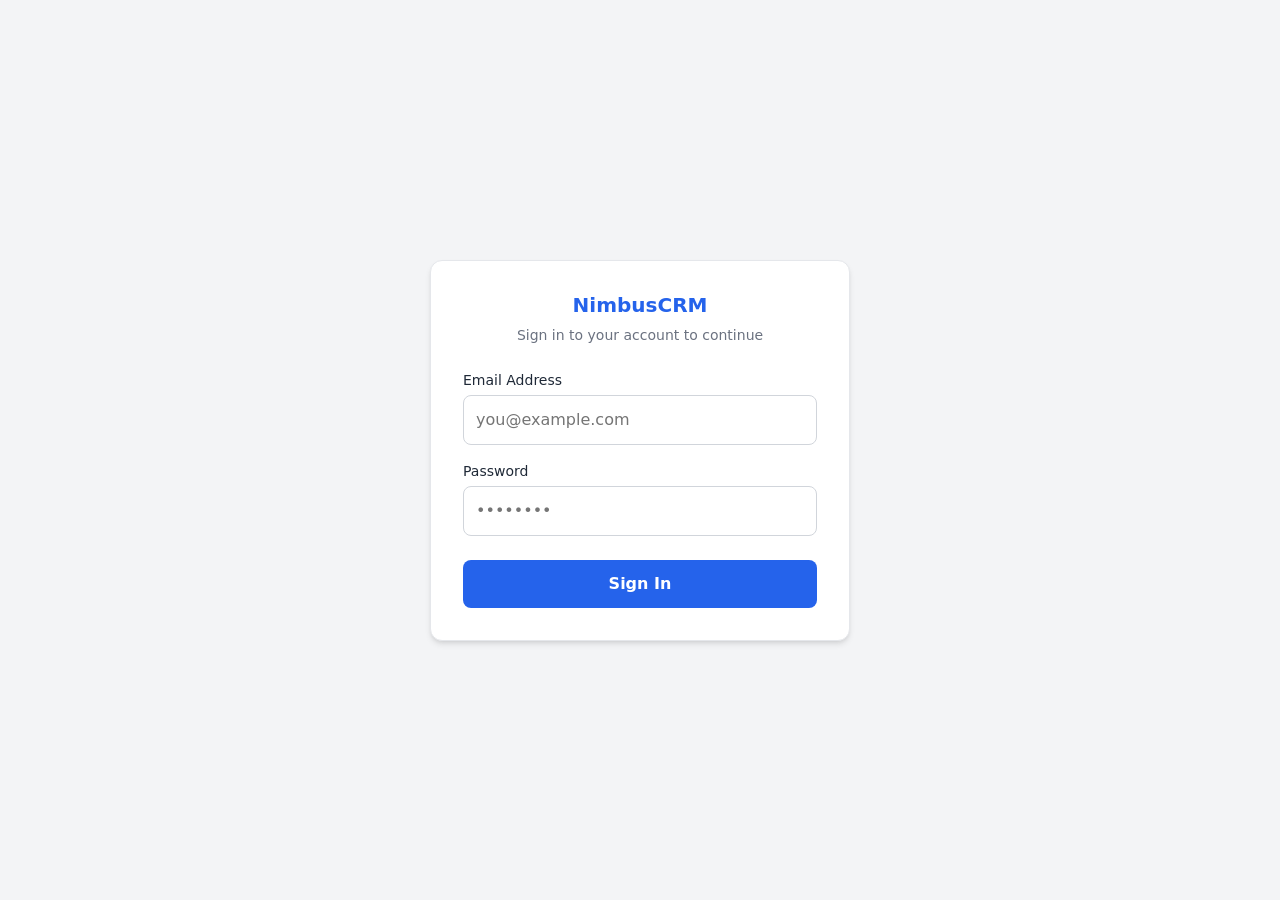
<file: index.html>
<!DOCTYPE html>
<html lang="en">
<head>
  <meta charset="UTF-8">
  <meta name="viewport" content="width=device-width, initial-scale=1.0">
  <title>Login - NimbusCRM</title>
  <link rel="stylesheet" href="css/reset.css">
  <link rel="stylesheet" href="css/tokens.css">
  <link rel="stylesheet" href="css/base.css">
  <link rel="stylesheet" href="css/polish.css">
  <style>
    body {
      display: flex;
      align-items: center;
      justify-content: center;
      min-height: 100vh;
      background-color: var(--color-bg-body);
      padding: var(--space-4);
    }

    .login-card {
      background-color: var(--color-bg-surface);
      border: 1px solid var(--color-border);
      border-radius: var(--radius-lg);
      box-shadow: var(--shadow-md);
      width: 100%;
      max-width: 420px;
      padding: var(--space-8);
    }

    .login-header {
      text-align: center;
      margin-bottom: var(--space-6);
    }

    .login-header h1 {
      font-size: var(--font-size-xl);
      color: var(--color-primary);
      margin-bottom: var(--space-2);
    }

    .login-header p {
      color: var(--color-text-muted);
      font-size: var(--font-size-sm);
    }

    .form-group {
      margin-bottom: var(--space-4);
    }

    .form-label {
      display: block;
      font-size: var(--font-size-sm);
      font-weight: var(--font-weight-medium);
      margin-bottom: var(--space-1);
      color: var(--color-text-main);
    }

    .form-input {
      width: 100%;
      padding: var(--space-3);
      border: 1px solid var(--color-border-dark);
      border-radius: var(--radius-md);
      font-size: var(--font-size-md);
      transition: border-color var(--transition-fast), box-shadow var(--transition-fast);
    }

    .form-input:focus {
      border-color: var(--color-primary);
      outline: none;
      box-shadow: 0 0 0 3px var(--color-primary-light);
    }

    .form-input.error {
      border-color: var(--color-danger);
    }

    .form-input.error:focus {
      box-shadow: 0 0 0 3px var(--color-danger-light);
    }

    .error-message {
      color: var(--color-danger);
      font-size: var(--font-size-xs);
      margin-top: var(--space-1);
      display: none;
    }

    .error-message.visible {
      display: block;
    }

    .btn-primary {
      width: 100%;
      padding: var(--space-3);
      background-color: var(--color-primary);
      color: white;
      font-weight: var(--font-weight-semibold);
      border-radius: var(--radius-md);
      transition: background-color var(--transition-fast);
      margin-top: var(--space-2);
    }

    .btn-primary:hover {
      background-color: var(--color-primary-hover);
    }

    .alert-banner {
      background-color: var(--color-danger-light);
      border: 1px solid var(--color-danger);
      color: var(--color-danger);
      padding: var(--space-3);
      border-radius: var(--radius-md);
      font-size: var(--font-size-sm);
      margin-bottom: var(--space-4);
      display: none;
    }

    .alert-banner.visible {
      display: block;
    }
  </style>
</head>
<body>
  <div class="login-card">
    <div class="login-header">
      <h1>NimbusCRM</h1>
      <p>Sign in to your account to continue</p>
    </div>
    <div id="loginAlert" class="alert-banner">
      Invalid email or password. Try admin@nimbus.com / password123
    </div>
    <form id="loginForm" novalidate>
      <div class="form-group">
        <label for="email" class="form-label">Email Address</label>
        <input type="email" id="email" class="form-input" placeholder="you@example.com" required>
        <span id="emailError" class="error-message">Please enter a valid email address.</span>
      </div>
      <div class="form-group">
        <label for="password" class="form-label">Password</label>
        <input type="password" id="password" class="form-input" placeholder="••••••••" required>
        <span id="passwordError" class="error-message">Password cannot be blank.</span>
      </div>
      <button type="submit" class="btn-primary">Sign In</button>
    </form>
  </div>
  <script type="module" src="js/app.js"></script>
</body>
</html>
</file>
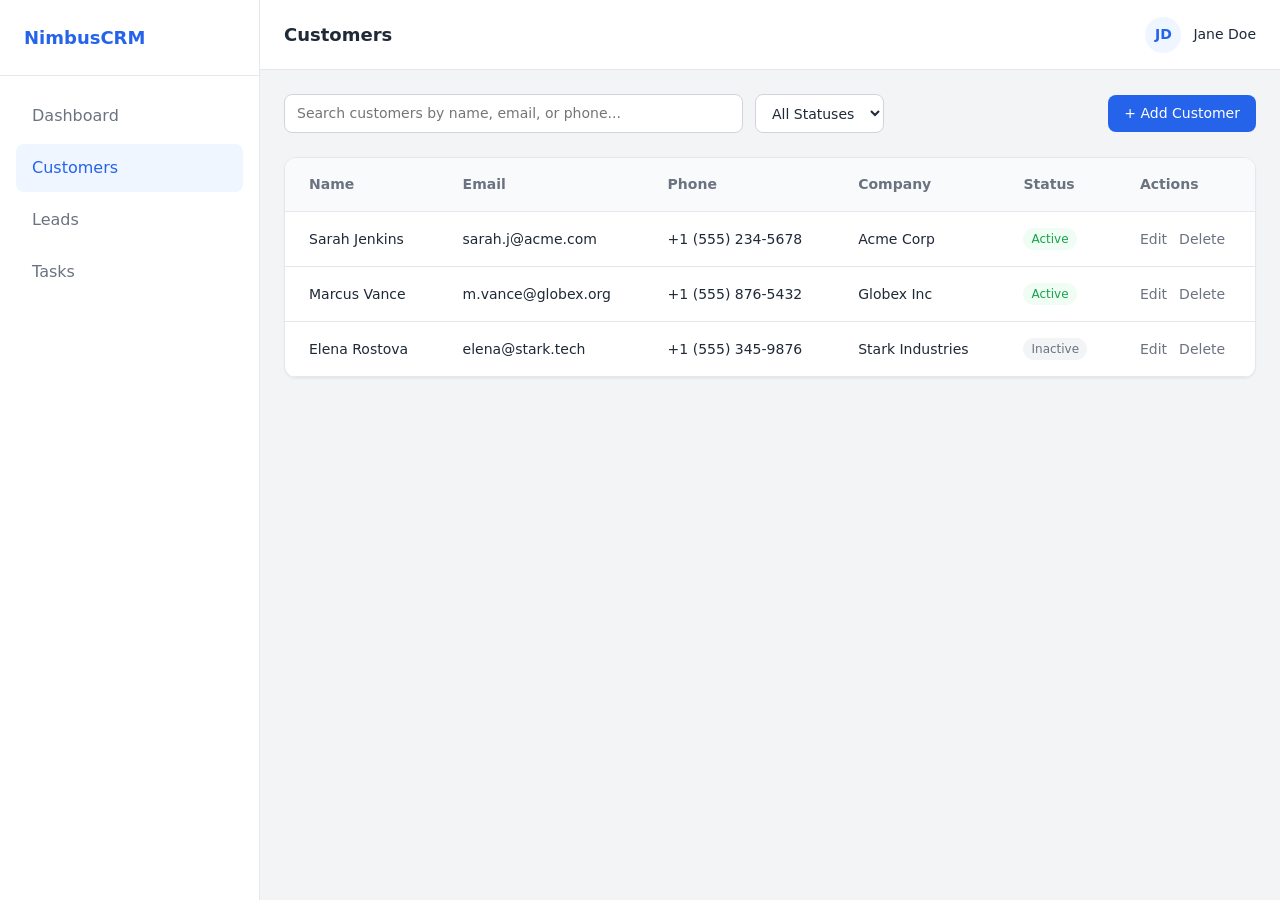
<file: customers.html>
<!DOCTYPE html>
<html lang="en">
<head>
  <meta charset="UTF-8">
  <meta name="viewport" content="width=device-width, initial-scale=1.0">
  <title>Customers - NimbusCRM</title>
  <link rel="stylesheet" href="css/reset.css">
  <link rel="stylesheet" href="css/tokens.css">
  <link rel="stylesheet" href="css/base.css">
  <link rel="stylesheet" href="css/layout.css">
  <link rel="stylesheet" href="css/polish.css">
  <style>
    .page-header-actions {
      display: flex;
      align-items: center;
      justify-content: space-between;
      margin-bottom: var(--space-6);
      gap: var(--space-4);
      flex-wrap: wrap;
    }

    .search-filter-bar {
      display: flex;
      gap: var(--space-3);
      flex: 1;
      max-width: 600px;
    }

    .search-input, .filter-select {
      padding: var(--space-2) var(--space-3);
      border: 1px solid var(--color-border-dark);
      border-radius: var(--radius-md);
      font-size: var(--font-size-sm);
      background-color: var(--color-bg-surface);
    }

    .search-input {
      flex: 1;
    }

    .btn-action {
      background-color: var(--color-primary);
      color: white;
      padding: var(--space-2) var(--space-4);
      border-radius: var(--radius-md);
      font-weight: var(--font-weight-medium);
      font-size: var(--font-size-sm);
      transition: background-color var(--transition-fast);
      display: inline-flex;
      align-items: center;
      gap: var(--space-2);
      border: none;
      cursor: pointer;
    }

    .btn-action:hover {
      background-color: var(--color-primary-hover);
    }

    .btn-action--danger {
      background-color: var(--color-danger);
    }

    .btn-action--danger:hover {
      background-color: #b91c1c;
    }

    .table-card {
      background-color: var(--color-bg-surface);
      border: 1px solid var(--color-border);
      border-radius: var(--radius-lg);
      box-shadow: var(--shadow-sm);
      overflow: hidden;
    }

    .data-table {
      width: 100%;
      text-align: left;
      border-collapse: collapse;
    }

    .data-table th,
    .data-table td {
      padding: var(--space-4) var(--space-6);
      font-size: var(--font-size-sm);
      border-bottom: 1px solid var(--color-border);
    }

    .data-table th {
      background-color: var(--color-bg-alt);
      font-weight: var(--font-weight-semibold);
      color: var(--color-text-muted);
    }

    .data-table tr:hover {
      background-color: var(--color-bg-alt);
    }

    .badge {
      display: inline-block;
      padding: 2px 8px;
      border-radius: var(--radius-full);
      font-size: var(--font-size-xs);
      font-weight: var(--font-weight-medium);
    }

    .badge--active {
      background-color: var(--color-success-light);
      color: var(--color-success);
    }

    .badge--inactive {
      background-color: var(--color-bg-body);
      color: var(--color-text-muted);
    }

    .table-actions {
      display: flex;
      gap: var(--space-3);
    }

    .btn-icon {
      color: var(--color-text-muted);
      font-size: var(--font-size-sm);
      transition: color var(--transition-fast);
      background: none;
      border: none;
      cursor: pointer;
    }

    .btn-icon:hover {
      color: var(--color-primary);
    }

    .btn-icon--danger:hover {
      color: var(--color-danger);
    }

    /* Modal Overlay */
    .modal-overlay {
      position: fixed;
      inset: 0;
      background-color: rgba(0, 0, 0, 0.5);
      display: flex;
      align-items: center;
      justify-content: center;
      z-index: 100;
      opacity: 0;
      pointer-events: none;
      transition: opacity var(--transition-normal);
    }

    .modal-overlay.open {
      opacity: 1;
      pointer-events: auto;
    }

    .modal {
      background-color: var(--color-bg-surface);
      border-radius: var(--radius-lg);
      width: 100%;
      max-width: 500px;
      padding: var(--space-6);
      box-shadow: var(--shadow-lg);
    }

    .modal__header {
      display: flex;
      justify-content: space-between;
      align-items: center;
      margin-bottom: var(--space-4);
    }

    .modal__title {
      font-size: var(--font-size-lg);
      font-weight: var(--font-weight-semibold);
    }

    .form-group {
      margin-bottom: var(--space-4);
    }

    .form-label {
      display: block;
      font-size: var(--font-size-sm);
      font-weight: var(--font-weight-medium);
      margin-bottom: var(--space-1);
    }

    .form-input, .form-select {
      width: 100%;
      padding: var(--space-3);
      border: 1px solid var(--color-border-dark);
      border-radius: var(--radius-md);
      font-size: var(--font-size-md);
    }

    .form-input:focus, .form-select:focus {
      outline: none;
      border-color: var(--color-primary);
      box-shadow: 0 0 0 3px var(--color-primary-light);
    }

    .modal__footer {
      display: flex;
      justify-content: flex-end;
      gap: var(--space-3);
      margin-top: var(--space-6);
    }

    .btn-secondary {
      background-color: var(--color-bg-body);
      color: var(--color-text-main);
      padding: var(--space-2) var(--space-4);
      border-radius: var(--radius-md);
      font-weight: var(--font-weight-medium);
      font-size: var(--font-size-sm);
      border: 1px solid var(--color-border-dark);
      cursor: pointer;
      transition: background-color var(--transition-fast);
    }

    .btn-secondary:hover {
      background-color: var(--color-border);
    }
  </style>
</head>
<body>
  <div class="app-container">
    <aside class="sidebar" id="sidebar">
      <div class="sidebar__header">
        <span class="sidebar__logo">NimbusCRM</span>
      </div>
      <nav class="sidebar__nav">
        <ul class="sidebar__menu">
          <li><a href="dashboard.html" class="sidebar__link">Dashboard</a></li>
          <li><a href="customers.html" class="sidebar__link active">Customers</a></li>
          <li><a href="leads.html" class="sidebar__link">Leads</a></li>
          <li><a href="tasks.html" class="sidebar__link">Tasks</a></li>
        </ul>
      </nav>
    </aside>
    <div class="main-content">
      <header class="navbar">
        <div style="display: flex; align-items: center; gap: 1rem;">
          <button class="navbar__toggler" id="sidebarToggler" aria-label="Toggle Navigation">☰</button>
          <h1 class="navbar__title">Customers</h1>
        </div>
        <div class="navbar__actions">
          <div class="user-profile">
            <div class="user-profile__avatar">JD</div>
            <span style="font-size: var(--font-size-sm); font-weight: var(--font-weight-medium);">Jane Doe</span>
          </div>
        </div>
      </header>
      <main class="content-wrapper">
        <div class="page-header-actions">
          <div class="search-filter-bar">
            <input type="text" id="searchInput" class="search-input" placeholder="Search customers by name, email, or phone...">
            <select id="statusFilter" class="filter-select">
              <option value="">All Statuses</option>
              <option value="Active">Active</option>
              <option value="Inactive">Inactive</option>
            </select>
          </div>
          <button id="openModalBtn" class="btn-action">+ Add Customer</button>
        </div>
        <div class="table-card">
          <table class="data-table">
            <thead>
              <tr>
                <th>Name</th>
                <th>Email</th>
                <th>Phone</th>
                <th>Company</th>
                <th>Status</th>
                <th>Actions</th>
              </tr>
            </thead>
            <tbody id="customerTableBody">
              <tr>
                <td>Sarah Jenkins</td>
                <td>sarah.j@acme.com</td>
                <td>+1 (555) 234-5678</td>
                <td>Acme Corp</td>
                <td><span class="badge badge--active">Active</span></td>
                <td>
                  <div class="table-actions">
                    <button class="btn-icon" title="Edit">Edit</button>
                    <button class="btn-icon btn-icon--danger delete-btn" title="Delete">Delete</button>
                  </div>
                </td>
              </tr>
              <tr>
                <td>Marcus Vance</td>
                <td>m.vance@globex.org</td>
                <td>+1 (555) 876-5432</td>
                <td>Globex Inc</td>
                <td><span class="badge badge--active">Active</span></td>
                <td>
                  <div class="table-actions">
                    <button class="btn-icon" title="Edit">Edit</button>
                    <button class="btn-icon btn-icon--danger delete-btn" title="Delete">Delete</button>
                  </div>
                </td>
              </tr>
              <tr>
                <td>Elena Rostova</td>
                <td>elena@stark.tech</td>
                <td>+1 (555) 345-9876</td>
                <td>Stark Industries</td>
                <td><span class="badge badge--inactive">Inactive</span></td>
                <td>
                  <div class="table-actions">
                    <button class="btn-icon" title="Edit">Edit</button>
                    <button class="btn-icon btn-icon--danger delete-btn" title="Delete">Delete</button>
                  </div>
                </td>
              </tr>
            </tbody>
          </table>
        </div>
      </main>
    </div>
  </div>
  <div id="customerModal" class="modal-overlay">
    <div class="modal">
      <div class="modal__header">
        <h2 class="modal__title" id="modalTitle">Add New Customer</h2>
        <button type="button" id="closeModalBtn" class="btn-icon" aria-label="Close modal">✕</button>
      </div>
      <form id="customerForm">
        <div class="form-group">
          <label class="form-label" for="custName">Full Name</label>
          <input type="text" id="custName" class="form-input" required placeholder="e.g. John Smith">
        </div>
        <div class="form-group">
          <label class="form-label" for="custEmail">Email Address</label>
          <input type="email" id="custEmail" class="form-input" required placeholder="john@example.com">
        </div>
        <div class="form-group">
          <label class="form-label" for="custPhone">Phone Number</label>
          <input type="tel" id="custPhone" class="form-input" required placeholder="+1 (555) 000-0000">
        </div>
        <div class="form-group">
          <label class="form-label" for="custCompany">Company</label>
          <input type="text" id="custCompany" class="form-input" required placeholder="Company Name">
        </div>
        <div class="form-group">
          <label class="form-label" for="custStatus">Status</label>
          <select id="custStatus" class="form-select">
            <option value="Active">Active</option>
            <option value="Inactive">Inactive</option>
          </select>
        </div>
        <div class="modal__footer">
            <button type="button" id="cancelModalBtn" class="btn-secondary">Cancel</button>
            <button type="submit" class="btn-action">Save Customer</button>
        </div>
      </form>
    </div>
  </div>
  <div id="deleteModal" class="modal-overlay">
    <div class="modal">
      <div class="modal__header">
        <h2 class="modal__title">Confirm Deletion</h2>
        <button id="closeDeleteModalBtn" class="btn-icon">✕</button>
      </div>
      <div style="margin-bottom: var(--space-6);">
        <p style="font-size: var(--font-size-sm); color: var(--color-text-muted); line-height: 1.5;">
          Are you sure you want to delete <strong id="deleteCustomerName" style="color: var(--color-text-main);"></strong>? This action cannot be undone.
        </p>
      </div>
      <div class="modal__footer">
        <button type="button" id="cancelDeleteBtn" class="btn-secondary">Cancel</button>
        <button type="button" id="confirmDeleteBtn" class="btn-action btn-action--danger">Delete</button>
      </div>
    </div>
  </div>
  <script type="module">
    import { qs, qsa, toggleClass } from './js/dom.js';
    document.addEventListener('DOMContentLoaded', () => {
      const sidebarToggler = qs('#sidebarToggler');
      const sidebar = qs('#sidebar');
      if (sidebarToggler && sidebar) {
        sidebarToggler.addEventListener('click', () => toggleClass(sidebar, 'open'));
      }
      const modal = qs('#customerModal');
      const openModalBtn = qs('#openModalBtn');
      const closeModalBtn = qs('#closeModalBtn');
      const cancelModalBtn = qs('#cancelModalBtn');
      const customerForm = qs('#customerForm');
      const tableBody = qs('#customerTableBody');
      const openAddModal = () => toggleClass(modal, 'open');
      const closeAddModal = () => {
      modal.classList.remove('open');
        const form = qs('#customerForm') || qs('#leadForm');
            if (form) {
                form.reset();
            }
            qsa('.form-input, .form-select', form).forEach(el => {
                el.classList.remove('error');
            });
      };
      if (openModalBtn) openModalBtn.addEventListener('click', openAddModal);
      if (closeModalBtn) closeModalBtn.addEventListener('click', closeAddModal);
      if (cancelModalBtn) cancelModalBtn.addEventListener('click', closeAddModal);
      if (modal) {
        modal.addEventListener('click', (e) => {
          if (e.target === modal) closeAddModal();
        });
      }
      const deleteModal = qs('#deleteModal');
      const closeDeleteModalBtn = qs('#closeDeleteModalBtn');
      const cancelDeleteBtn = qs('#cancelDeleteBtn');
      const confirmDeleteBtn = qs('#confirmDeleteBtn');
      const deleteCustomerNameEl = qs('#deleteCustomerName');
      let rowToDelete = null;
      const openDeleteModal = (row) => {
        rowToDelete = row;
        const name = row.children[0].innerText;
        deleteCustomerNameEl.innerText = name;
        toggleClass(deleteModal, 'open');
      };
      const closeDeleteModal = () => {
        deleteModal.classList.remove('open');
        rowToDelete = null;
      };
      if (deleteModal) {
        deleteModal.addEventListener('click', (e) => {
          if (e.target === deleteModal) closeDeleteModal();
        });
      }
      if (closeDeleteModalBtn) closeDeleteModalBtn.addEventListener('click', closeDeleteModal);
      if (cancelDeleteBtn) cancelDeleteBtn.addEventListener('click', closeDeleteModal);

      if (confirmDeleteBtn) {
        confirmDeleteBtn.addEventListener('click', () => {
          if (rowToDelete) {
            rowToDelete.remove();
          }
          closeDeleteModal();
        });
      }
      document.addEventListener('keydown', (e) => {
        if (e.key === 'Escape') {
          closeAddModal();
          closeDeleteModal();
        }
      });
      const attachDeleteHandler = (btn) => {
        btn.addEventListener('click', (e) => {
          const row = e.target.closest('tr');
          openDeleteModal(row);
        });
      };
      if (customerForm) {
        customerForm.addEventListener('submit', (e) => {
          e.preventDefault();
          const name = qs('#custName').value;
          const email = qs('#custEmail').value;
          const phone = qs('#custPhone').value;
          const company = qs('#custCompany').value;
          const status = qs('#custStatus').value;
          const badgeClass = status === 'Active' ? 'badge--active' : 'badge--inactive';
          const newRow = document.createElement('tr');
          newRow.innerHTML = `
            <td>${name}</td>
            <td>${email}</td>
            <td>${phone}</td>
            <td>${company}</td>
            <td><span class="badge ${badgeClass}">${status}</span></td>
            <td>
              <div class="table-actions">
                <button class="btn-icon" title="Edit">Edit</button>
                <button class="btn-icon btn-icon--danger delete-btn" title="Delete">Delete</button>
              </div>
            </td>
          `;
          attachDeleteHandler(newRow.querySelector('.delete-btn'));
          tableBody.appendChild(newRow);
          closeAddModal();
        });
      }
      qsa('.delete-btn', tableBody).forEach(attachDeleteHandler);
      const searchInput = qs('#searchInput');
      const statusFilter = qs('#statusFilter');
      const filterTable = () => {
        const searchTerm = searchInput.value.toLowerCase();
        const statusValue = statusFilter.value;
        const rows = qsa('tr', tableBody);
        rows.forEach(row => {
          const text = row.innerText.toLowerCase();
          const statusBadge = qs('.badge', row).innerText;
          const matchesSearch = text.includes(searchTerm);
          const matchesStatus = !statusValue || statusBadge === statusValue;
          row.style.display = (matchesSearch && matchesStatus) ? '' : 'none';
        });
      };
      if (searchInput) searchInput.addEventListener('input', filterTable);
      if (statusFilter) statusFilter.addEventListener('change', filterTable);
    });
  </script>
</body>
</html>
</file>
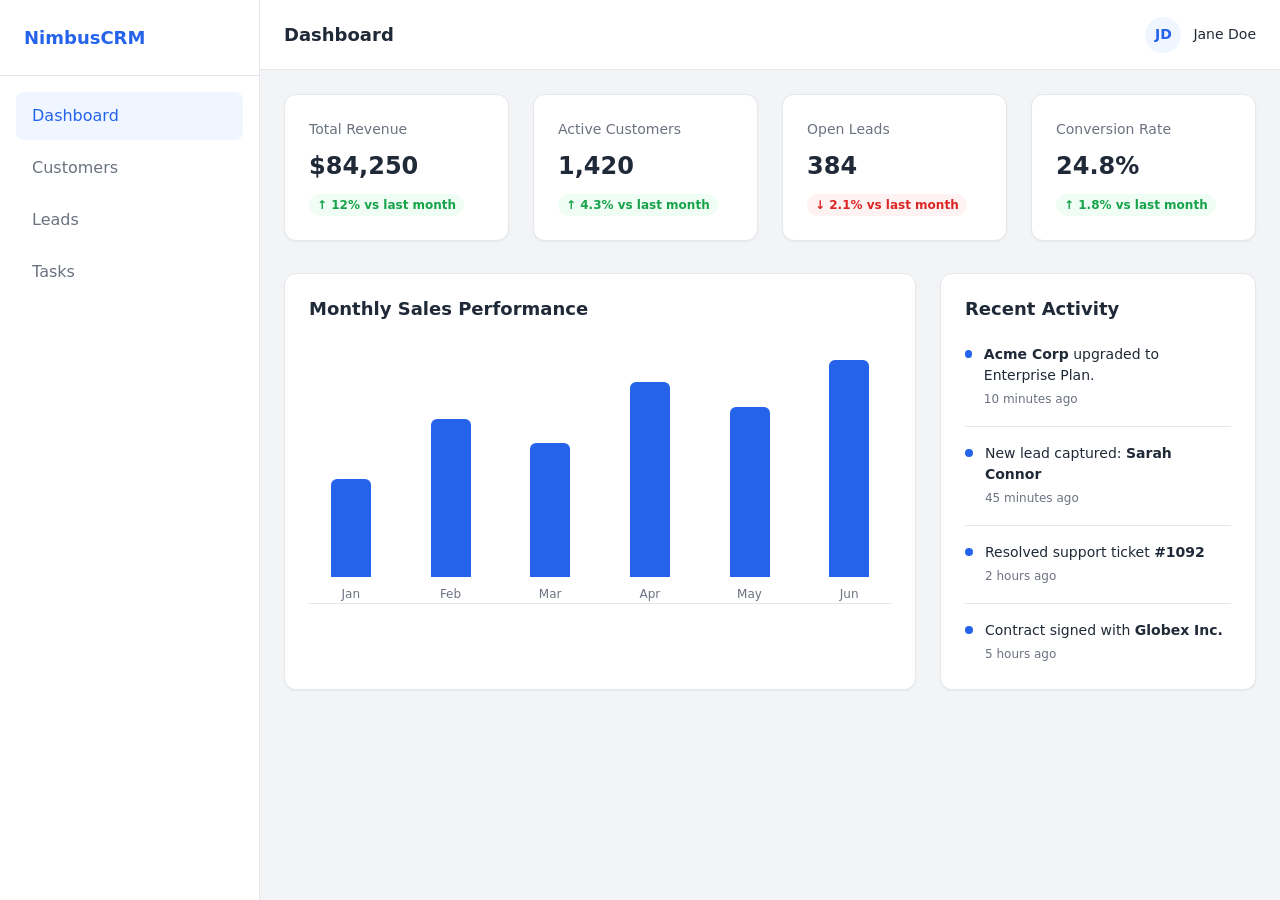
<file: dashboard.html>
<!DOCTYPE html>
<html lang="en">
<head>
  <meta charset="UTF-8">
  <meta name="viewport" content="width=device-width, initial-scale=1.0">
  <title>Dashboard - NimbusCRM</title>
  <link rel="stylesheet" href="css/reset.css">
  <link rel="stylesheet" href="css/tokens.css">
  <link rel="stylesheet" href="css/base.css">
  <link rel="stylesheet" href="css/layout.css">
  <link rel="stylesheet" href="css/polish.css">
  <style>
    .dashboard-grid {
      display: grid;
      grid-template-columns: repeat(4, 1fr);
      gap: var(--space-6);
      margin-bottom: var(--space-8);
    }

    .kpi-card {
      background-color: var(--color-bg-surface);
      border: 1px solid var(--color-border);
      border-radius: var(--radius-lg);
      padding: var(--space-6);
      box-shadow: var(--shadow-sm);
    }

    .kpi-card__title {
      font-size: var(--font-size-sm);
      color: var(--color-text-muted);
      font-weight: var(--font-weight-medium);
      margin-bottom: var(--space-2);
    }

    .kpi-card__value {
      font-size: var(--font-size-2xl);
      font-weight: var(--font-weight-bold);
      color: var(--color-text-main);
      margin-bottom: var(--space-2);
    }

    .kpi-card__trend {
      font-size: var(--font-size-xs);
      font-weight: var(--font-weight-semibold);
      display: inline-flex;
      align-items: center;
      gap: var(--space-1);
      padding: 2px var(--space-2);
      border-radius: var(--radius-full);
    }

    .trend--up {
      background-color: var(--color-success-light);
      color: var(--color-success);
    }

    .trend--down {
      background-color: var(--color-danger-light);
      color: var(--color-danger);
    }

    .dashboard-secondary-grid {
      display: grid;
      grid-template-columns: 2fr 1fr;
      gap: var(--space-6);
    }

    .card {
      background-color: var(--color-bg-surface);
      border: 1px solid var(--color-border);
      border-radius: var(--radius-lg);
      padding: var(--space-6);
      box-shadow: var(--shadow-sm);
    }

    .card__header {
      display: flex;
      align-items: center;
      justify-content: space-between;
      margin-bottom: var(--space-6);
    }

    .card__title {
      font-size: var(--font-size-lg);
      font-weight: var(--font-weight-semibold);
    }

    /* Simulated Sales Chart Container */
    .chart-container {
      height: 260px;
      display: flex;
      align-items: flex-end;
      gap: var(--space-4);
      padding-top: var(--space-4);
      border-bottom: 1px solid var(--color-border);
    }

    .chart-bar-group {
      flex: 1;
      display: flex;
      flex-direction: column;
      align-items: center;
      height: 100%;
      justify-content: flex-end;
    }

    .chart-bar {
      width: 100%;
      max-width: 40px;
      background-color: var(--color-primary);
      border-radius: var(--radius-sm) var(--radius-sm) 0 0;
      transition: height var(--transition-normal);
    }

    .chart-label {
      font-size: var(--font-size-xs);
      color: var(--color-text-muted);
      margin-top: var(--space-2);
    }

    .activity-list {
      display: flex;
      flex-direction: column;
      gap: var(--space-4);
    }

    .activity-item {
      display: flex;
      align-items: flex-start;
      gap: var(--space-3);
      padding-bottom: var(--space-4);
      border-bottom: 1px solid var(--color-border);
    }

    .activity-item:last-child {
      border-bottom: none;
      padding-bottom: 0;
    }

    .activity-dot {
      width: 8px;
      height: 8px;
      border-radius: var(--radius-full);
      background-color: var(--color-primary);
      margin-top: 6px;
    }

    .activity-content p {
      font-size: var(--font-size-sm);
      color: var(--color-text-main);
    }

    .activity-time {
      font-size: var(--font-size-xs);
      color: var(--color-text-muted);
      margin-top: 2px;
    }

    @media (max-width: 1200px) {
      .dashboard-grid {
        grid-template-columns: repeat(2, 1fr);
      }
      .dashboard-secondary-grid {
        grid-template-columns: 1fr;
      }
    }

    @media (max-width: 768px) {
      .dashboard-grid {
        grid-template-columns: 1fr;
      }
    }
  </style>
</head>
<body>
  <div class="app-container">
    <aside class="sidebar" id="sidebar">
      <div class="sidebar__header">
        <span class="sidebar__logo">NimbusCRM</span>
      </div>
      <nav class="sidebar__nav">
        <ul class="sidebar__menu">
          <li><a href="dashboard.html" class="sidebar__link active">Dashboard</a></li>
          <li><a href="customers.html" class="sidebar__link">Customers</a></li>
          <li><a href="leads.html" class="sidebar__link">Leads</a></li>
          <li><a href="tasks.html" class="sidebar__link">Tasks</a></li>
        </ul>
      </nav>
    </aside>
    <div class="main-content">
      <header class="navbar">
        <div style="display: flex; align-items: center; gap: 1rem;">
          <button class="navbar__toggler" id="sidebarToggler" aria-label="Toggle Navigation">☰</button>
          <h1 class="navbar__title">Dashboard</h1>
        </div>
        <div class="navbar__actions">
          <div class="user-profile">
            <div class="user-profile__avatar">JD</div>
            <span style="font-size: var(--font-size-sm); font-weight: var(--font-weight-medium);">Jane Doe</span>
          </div>
        </div>
      </header>
      <main class="content-wrapper">
        <div class="dashboard-grid">
          <div class="kpi-card">
            <div class="kpi-card__title">Total Revenue</div>
            <div class="kpi-card__value">$84,250</div>
            <span class="kpi-card__trend trend--up">↑ 12% vs last month</span>
          </div>
          <div class="kpi-card">
            <div class="kpi-card__title">Active Customers</div>
            <div class="kpi-card__value">1,420</div>
            <span class="kpi-card__trend trend--up">↑ 4.3% vs last month</span>
          </div>
          <div class="kpi-card">
            <div class="kpi-card__title">Open Leads</div>
            <div class="kpi-card__value">384</div>
            <span class="kpi-card__trend trend--down">↓ 2.1% vs last month</span>
          </div>
          <div class="kpi-card">
            <div class="kpi-card__title">Conversion Rate</div>
            <div class="kpi-card__value">24.8%</div>
            <span class="kpi-card__trend trend--up">↑ 1.8% vs last month</span>
          </div>
        </div>
        <div class="dashboard-secondary-grid">
          <div class="card">
            <div class="card__header">
              <h2 class="card__title">Monthly Sales Performance</h2>
            </div>
            <div class="chart-container" id="salesChart">
              <div class="chart-bar-group">
                <div class="chart-bar" style="height: 40%;"></div>
                <span class="chart-label">Jan</span>
              </div>
              <div class="chart-bar-group">
                <div class="chart-bar" style="height: 65%;"></div>
                <span class="chart-label">Feb</span>
              </div>
              <div class="chart-bar-group">
                <div class="chart-bar" style="height: 55%;"></div>
                <span class="chart-label">Mar</span>
              </div>
              <div class="chart-bar-group">
                <div class="chart-bar" style="height: 80%;"></div>
                <span class="chart-label">Apr</span>
              </div>
              <div class="chart-bar-group">
                <div class="chart-bar" style="height: 70%;"></div>
                <span class="chart-label">May</span>
              </div>
              <div class="chart-bar-group">
                <div class="chart-bar" style="height: 95%;"></div>
                <span class="chart-label">Jun</span>
              </div>
            </div>
          </div>
          <div class="card">
            <div class="card__header">
              <h2 class="card__title">Recent Activity</h2>
            </div>
            <div class="activity-list">
              <div class="activity-item">
                <div class="activity-dot"></div>
                <div class="activity-content">
                  <p><strong>Acme Corp</strong> upgraded to Enterprise Plan.</p>
                  <span class="activity-time">10 minutes ago</span>
                </div>
              </div>
              <div class="activity-item">
                <div class="activity-dot"></div>
                <div class="activity-content">
                  <p>New lead captured: <strong>Sarah Connor</strong></p>
                  <span class="activity-time">45 minutes ago</span>
                </div>
              </div>
              <div class="activity-item">
                <div class="activity-dot"></div>
                <div class="activity-content">
                  <p>Resolved support ticket <strong>#1092</strong></p>
                  <span class="activity-time">2 hours ago</span>
                </div>
              </div>
              <div class="activity-item">
                <div class="activity-dot"></div>
                <div class="activity-content">
                  <p>Contract signed with <strong>Globex Inc.</strong></p>
                  <span class="activity-time">5 hours ago</span>
                </div>
              </div>
            </div>
          </div>
        </div>
      </main>
    </div>
  </div>
  <script type="module" src="js/app.js"></script>
</body>
</html>
</file>
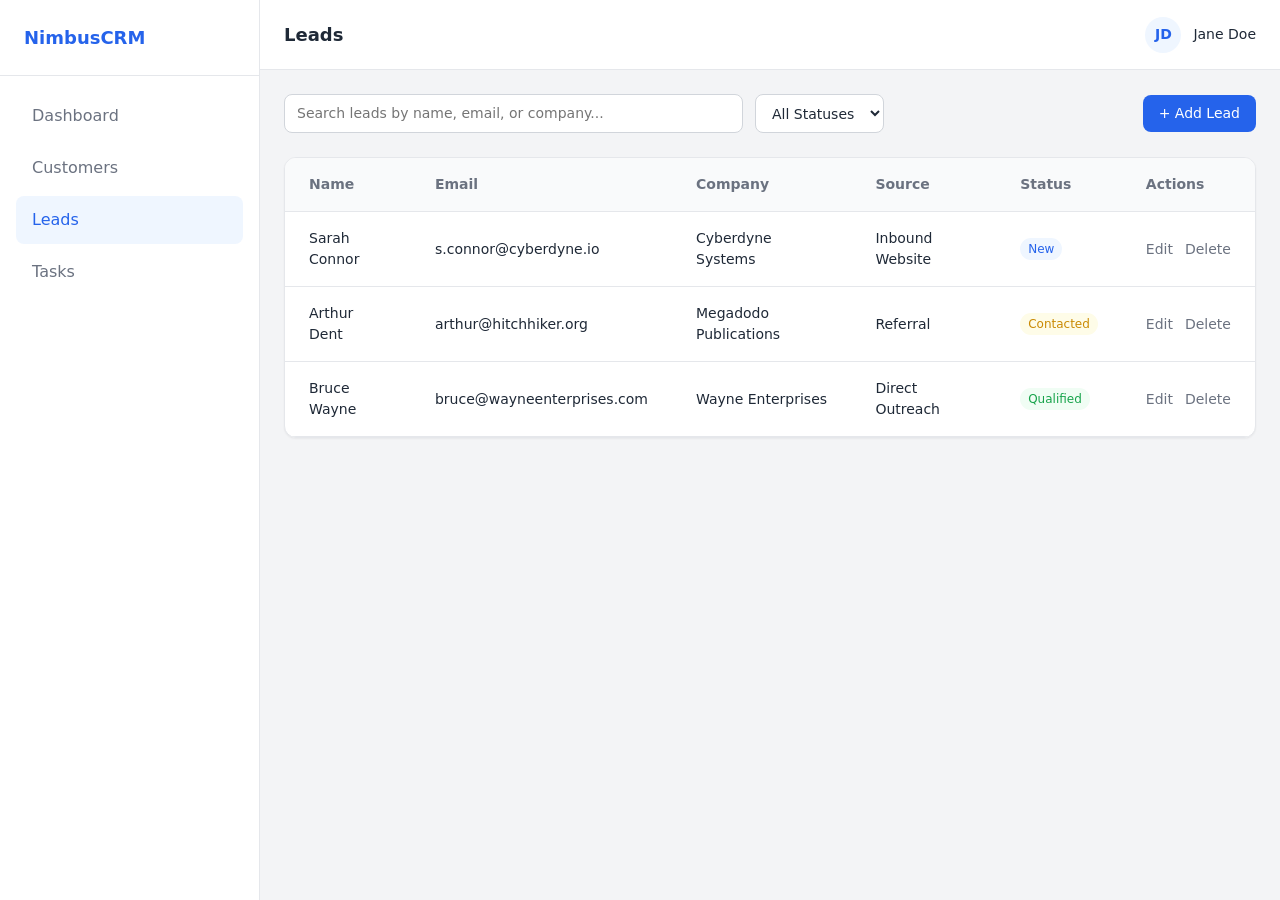
<file: leads.html>
<!DOCTYPE html>
<html lang="en">
<head>
  <meta charset="UTF-8">
  <meta name="viewport" content="width=device-width, initial-scale=1.0">
  <title>Leads - NimbusCRM</title>
  <link rel="stylesheet" href="css/reset.css">
  <link rel="stylesheet" href="css/tokens.css">
  <link rel="stylesheet" href="css/base.css">
  <link rel="stylesheet" href="css/layout.css">
  <link rel="stylesheet" href="css/polish.css">
  <style>
    .page-header-actions {
      display: flex;
      align-items: center;
      justify-content: space-between;
      margin-bottom: var(--space-6);
      gap: var(--space-4);
      flex-wrap: wrap;
    }

    .search-filter-bar {
      display: flex;
      gap: var(--space-3);
      flex: 1;
      max-width: 600px;
    }

    .search-input, .filter-select {
      padding: var(--space-2) var(--space-3);
      border: 1px solid var(--color-border-dark);
      border-radius: var(--radius-md);
      font-size: var(--font-size-sm);
      background-color: var(--color-bg-surface);
    }

    .search-input {
      flex: 1;
    }

    .btn-action {
      background-color: var(--color-primary);
      color: white;
      padding: var(--space-2) var(--space-4);
      border-radius: var(--radius-md);
      font-weight: var(--font-weight-medium);
      font-size: var(--font-size-sm);
      transition: background-color var(--transition-fast);
      display: inline-flex;
      align-items: center;
      gap: var(--space-2);
      border: none;
      cursor: pointer;
    }

    .btn-action:hover {
      background-color: var(--color-primary-hover);
    }

    .btn-action--danger {
      background-color: var(--color-danger);
    }

    .btn-action--danger:hover {
      background-color: #b91c1c;
    }

    .table-card {
      background-color: var(--color-bg-surface);
      border: 1px solid var(--color-border);
      border-radius: var(--radius-lg);
      box-shadow: var(--shadow-sm);
      overflow: hidden;
    }

    .data-table {
      width: 100%;
      text-align: left;
      border-collapse: collapse;
    }

    .data-table th,
    .data-table td {
      padding: var(--space-4) var(--space-6);
      font-size: var(--font-size-sm);
      border-bottom: 1px solid var(--color-border);
    }

    .data-table th {
      background-color: var(--color-bg-alt);
      font-weight: var(--font-weight-semibold);
      color: var(--color-text-muted);
    }

    .data-table tr:hover {
      background-color: var(--color-bg-alt);
    }

    .badge {
      display: inline-block;
      padding: 2px 8px;
      border-radius: var(--radius-full);
      font-size: var(--font-size-xs);
      font-weight: var(--font-weight-medium);
    }

    .badge--new {
      background-color: var(--color-primary-light);
      color: var(--color-primary);
    }

    .badge--contacted {
      background-color: var(--color-warning-light);
      color: var(--color-warning);
    }

    .badge--qualified {
      background-color: var(--color-success-light);
      color: var(--color-success);
    }

    .badge--lost {
      background-color: var(--color-danger-light);
      color: var(--color-danger);
    }

    .table-actions {
      display: flex;
      gap: var(--space-3);
    }

    .btn-icon {
      color: var(--color-text-muted);
      font-size: var(--font-size-sm);
      transition: color var(--transition-fast);
      background: none;
      border: none;
      cursor: pointer;
    }

    .btn-icon:hover {
      color: var(--color-primary);
    }

    .btn-icon--danger:hover {
      color: var(--color-danger);
    }

    .modal-overlay {
      position: fixed;
      inset: 0;
      background-color: rgba(0, 0, 0, 0.5);
      display: flex;
      align-items: center;
      justify-content: center;
      z-index: 100;
      opacity: 0;
      pointer-events: none;
      transition: opacity var(--transition-normal);
    }

    .modal-overlay.open {
      opacity: 1;
      pointer-events: auto;
    }

    .modal {
      background-color: var(--color-bg-surface);
      border-radius: var(--radius-lg);
      width: 100%;
      max-width: 500px;
      padding: var(--space-6);
      box-shadow: var(--shadow-lg);
    }

    .modal__header {
      display: flex;
      justify-content: space-between;
      align-items: center;
      margin-bottom: var(--space-4);
    }

    .modal__title {
      font-size: var(--font-size-lg);
      font-weight: var(--font-weight-semibold);
    }

    .form-group {
      margin-bottom: var(--space-4);
    }

    .form-label {
      display: block;
      font-size: var(--font-size-sm);
      font-weight: var(--font-weight-medium);
      margin-bottom: var(--space-1);
    }

    .form-input, .form-select {
      width: 100%;
      padding: var(--space-3);
      border: 1px solid var(--color-border-dark);
      border-radius: var(--radius-md);
      font-size: var(--font-size-md);
    }

    .form-input:focus, .form-select:focus {
      outline: none;
      border-color: var(--color-primary);
      box-shadow: 0 0 0 3px var(--color-primary-light);
    }

    .modal__footer {
      display: flex;
      justify-content: flex-end;
      gap: var(--space-3);
      margin-top: var(--space-6);
    }

    .btn-secondary {
      background-color: var(--color-bg-body);
      color: var(--color-text-main);
      padding: var(--space-2) var(--space-4);
      border-radius: var(--radius-md);
      font-weight: var(--font-weight-medium);
      font-size: var(--font-size-sm);
      border: 1px solid var(--color-border-dark);
      cursor: pointer;
      transition: background-color var(--transition-fast);
    }

    .btn-secondary:hover {
      background-color: var(--color-border);
    }
  </style>
</head>
<body>
  <div class="app-container">
    <aside class="sidebar" id="sidebar">
      <div class="sidebar__header">
        <span class="sidebar__logo">NimbusCRM</span>
      </div>
      <nav class="sidebar__nav">
        <ul class="sidebar__menu">
          <li><a href="dashboard.html" class="sidebar__link">Dashboard</a></li>
          <li><a href="customers.html" class="sidebar__link">Customers</a></li>
          <li><a href="leads.html" class="sidebar__link active">Leads</a></li>
          <li><a href="tasks.html" class="sidebar__link">Tasks</a></li>
        </ul>
      </nav>
    </aside>
    <div class="main-content">
      <header class="navbar">
        <div style="display: flex; align-items: center; gap: 1rem;">
          <button class="navbar__toggler" id="sidebarToggler" aria-label="Toggle Navigation">☰</button>
          <h1 class="navbar__title">Leads</h1>
        </div>
        <div class="navbar__actions">
          <div class="user-profile">
            <div class="user-profile__avatar">JD</div>
            <span style="font-size: var(--font-size-sm); font-weight: var(--font-weight-medium);">Jane Doe</span>
          </div>
        </div>
      </header>
      <main class="content-wrapper">
        <div class="page-header-actions">
          <div class="search-filter-bar">
            <input type="text" id="searchInput" class="search-input" placeholder="Search leads by name, email, or company...">
            <select id="statusFilter" class="filter-select">
              <option value="">All Statuses</option>
              <option value="New">New</option>
              <option value="Contacted">Contacted</option>
              <option value="Qualified">Qualified</option>
              <option value="Lost">Lost</option>
            </select>
          </div>
          <button id="openModalBtn" class="btn-action">+ Add Lead</button>
        </div>
        <div class="table-card">
          <table class="data-table">
            <thead>
              <tr>
                <th>Name</th>
                <th>Email</th>
                <th>Company</th>
                <th>Source</th>
                <th>Status</th>
                <th>Actions</th>
              </tr>
            </thead>
            <tbody id="leadTableBody">
              <tr>
                <td>Sarah Connor</td>
                <td>s.connor@cyberdyne.io</td>
                <td>Cyberdyne Systems</td>
                <td>Inbound Website</td>
                <td><span class="badge badge--new">New</span></td>
                <td>
                  <div class="table-actions">
                    <button class="btn-icon" title="Edit">Edit</button>
                    <button class="btn-icon btn-icon--danger delete-btn" title="Delete">Delete</button>
                  </div>
                </td>
              </tr>
              <tr>
                <td>Arthur Dent</td>
                <td>arthur@hitchhiker.org</td>
                <td>Megadodo Publications</td>
                <td>Referral</td>
                <td><span class="badge badge--contacted">Contacted</span></td>
                <td>
                  <div class="table-actions">
                    <button class="btn-icon" title="Edit">Edit</button>
                    <button class="btn-icon btn-icon--danger delete-btn" title="Delete">Delete</button>
                  </div>
                </td>
              </tr>
              <tr>
                <td>Bruce Wayne</td>
                <td>bruce@wayneenterprises.com</td>
                <td>Wayne Enterprises</td>
                <td>Direct Outreach</td>
                <td><span class="badge badge--qualified">Qualified</span></td>
                <td>
                  <div class="table-actions">
                    <button class="btn-icon" title="Edit">Edit</button>
                    <button class="btn-icon btn-icon--danger delete-btn" title="Delete">Delete</button>
                  </div>
                </td>
              </tr>
            </tbody>
          </table>
        </div>
      </main>
    </div>
  </div>
  <div id="leadModal" class="modal-overlay">
    <div class="modal">
      <div class="modal__header">
        <h2 class="modal__title">Add New Lead</h2>
        <button id="closeModalBtn" class="btn-icon">✕</button>
      </div>
      <form id="leadForm">
        <div class="form-group">
          <label class="form-label" for="leadName">Full Name</label>
          <input type="text" id="leadName" class="form-input" required placeholder="e.g. John Doe">
        </div>
        <div class="form-group">
          <label class="form-label" for="leadEmail">Email Address</label>
          <input type="email" id="leadEmail" class="form-input" required placeholder="john@example.com">
        </div>
        <div class="form-group">
          <label class="form-label" for="leadCompany">Company</label>
          <input type="text" id="leadCompany" class="form-input" required placeholder="Company Name">
        </div>
        <div class="form-group">
          <label class="form-label" for="leadSource">Source</label>
          <input type="text" id="leadSource" class="form-input" required placeholder="e.g. Inbound Website">
        </div>
        <div class="form-group">
          <label class="form-label" for="leadStatus">Status</label>
          <select id="leadStatus" class="form-select">
            <option value="New">New</option>
            <option value="Contacted">Contacted</option>
            <option value="Qualified">Qualified</option>
            <option value="Lost">Lost</option>
          </select>
        </div>
        <div class="modal__footer">
          <button type="button" id="cancelModalBtn" class="btn-secondary">Cancel</button>
          <button type="submit" class="btn-action">Save Lead</button>
        </div>
      </form>
    </div>
  </div>
  <div id="deleteModal" class="modal-overlay">
    <div class="modal">
      <div class="modal__header">
        <h2 class="modal__title">Confirm Deletion</h2>
        <button id="closeDeleteModalBtn" class="btn-icon">✕</button>
      </div>
      <div style="margin-bottom: var(--space-6);">
        <p style="font-size: var(--font-size-sm); color: var(--color-text-muted); line-height: 1.5;">
          Are you sure you want to delete lead <strong id="deleteLeadName" style="color: var(--color-text-main);"></strong>? This action cannot be undone.
        </p>
      </div>
      <div class="modal__footer">
        <button type="button" id="cancelDeleteBtn" class="btn-secondary">Cancel</button>
        <button type="button" id="confirmDeleteBtn" class="btn-action btn-action--danger">Delete</button>
      </div>
    </div>
  </div>
  <script type="module">
    import { qs, qsa, toggleClass } from './js/dom.js';
    document.addEventListener('DOMContentLoaded', () => {
      const sidebarToggler = qs('#sidebarToggler');
      const sidebar = qs('#sidebar');
      if (sidebarToggler && sidebar) {
        sidebarToggler.addEventListener('click', () => toggleClass(sidebar, 'open'));
      }
      const modal = qs('#leadModal');
      const openModalBtn = qs('#openModalBtn');
      const closeModalBtn = qs('#closeModalBtn');
      const cancelModalBtn = qs('#cancelModalBtn');
      const leadForm = qs('#leadForm');
      const tableBody = qs('#leadTableBody');
      const openAddModal = () => toggleClass(modal, 'open');
      const closeAddModal = () => {
        modal.classList.remove('open');
        if (leadForm) leadForm.reset();
        qsa('.form-input, .form-select', leadForm).forEach(el => el.classList.remove('error'));
      };
      if (openModalBtn) openModalBtn.addEventListener('click', openAddModal);
      if (closeModalBtn) closeModalBtn.addEventListener('click', closeAddModal);
      if (cancelModalBtn) cancelModalBtn.addEventListener('click', closeAddModal);
      if (modal) {
        modal.addEventListener('click', (e) => {
          if (e.target === modal) closeAddModal();
        });
      }
      const deleteModal = qs('#deleteModal');
      const closeDeleteModalBtn = qs('#closeDeleteModalBtn');
      const cancelDeleteBtn = qs('#cancelDeleteBtn');
      const confirmDeleteBtn = qs('#confirmDeleteBtn');
      const deleteLeadNameEl = qs('#deleteLeadName');
      let rowToDelete = null;
      const openDeleteModal = (row) => {
        rowToDelete = row;
        const name = row.children[0].innerText;
        deleteLeadNameEl.innerText = name;
        toggleClass(deleteModal, 'open');
      };
      const closeDeleteModal = () => {
        deleteModal.classList.remove('open');
        rowToDelete = null;
      };
      if (deleteModal) {
        deleteModal.addEventListener('click', (e) => {
          if (e.target === deleteModal) closeDeleteModal();
        });
      }
      if (closeDeleteModalBtn) closeDeleteModalBtn.addEventListener('click', closeDeleteModal);
      if (cancelDeleteBtn) cancelDeleteBtn.addEventListener('click', closeDeleteModal);
      if (confirmDeleteBtn) {
        confirmDeleteBtn.addEventListener('click', () => {
          if (rowToDelete) {
            rowToDelete.remove();
          }
          closeDeleteModal();
        });
      }
      document.addEventListener('keydown', (e) => {
        if (e.key === 'Escape') {
          closeAddModal();
          closeDeleteModal();
        }
      });
      const getBadgeClass = (status) => {
        switch(status) {
          case 'New': return 'badge--new';
          case 'Contacted': return 'badge--contacted';
          case 'Qualified': return 'badge--qualified';
          case 'Lost': return 'badge--lost';
          default: return 'badge--new';
        }
      };
      if (leadForm) {
        leadForm.addEventListener('submit', (e) => {
          e.preventDefault();
          const name = qs('#leadName').value;
          const email = qs('#leadEmail').value;
          const company = qs('#leadCompany').value;
          const source = qs('#leadSource').value;
          const status = qs('#leadStatus').value;
          const badgeClass = getBadgeClass(status);
          const newRow = document.createElement('tr');
          newRow.innerHTML = `
            <td>${name}</td>
            <td>${email}</td>
            <td>${company}</td>
            <td>${source}</td>
            <td><span class="badge ${badgeClass}">${status}</span></td>
            <td>
              <div class="table-actions">
                <button class="btn-icon" title="Edit">Edit</button>
                <button class="btn-icon btn-icon--danger delete-btn" title="Delete">Delete</button>
              </div>
            </td>
          `;
          attachDeleteHandler(newRow.querySelector('.delete-btn'));
          tableBody.appendChild(newRow);
          closeAddModal();
        });
      }
      const attachDeleteHandler = (btn) => {
        btn.addEventListener('click', (e) => {
          const row = e.target.closest('tr');
          openDeleteModal(row);
        });
      };
      qsa('.delete-btn', tableBody).forEach(attachDeleteHandler);
      const searchInput = qs('#searchInput');
      const statusFilter = qs('#statusFilter');
      const filterTable = () => {
        const searchTerm = searchInput.value.toLowerCase();
        const statusValue = statusFilter.value;
        const rows = qsa('tr', tableBody);
        rows.forEach(row => {
          const text = row.innerText.toLowerCase();
          const statusBadge = qs('.badge', row).innerText;
          const matchesSearch = text.includes(searchTerm);
          const matchesStatus = !statusValue || statusBadge === statusValue;
          row.style.display = (matchesSearch && matchesStatus) ? '' : 'none';
        });
      };
      if (searchInput) searchInput.addEventListener('input', filterTable);
      if (statusFilter) statusFilter.addEventListener('change', filterTable);
    });
  </script>
</body>
</html>
</file>
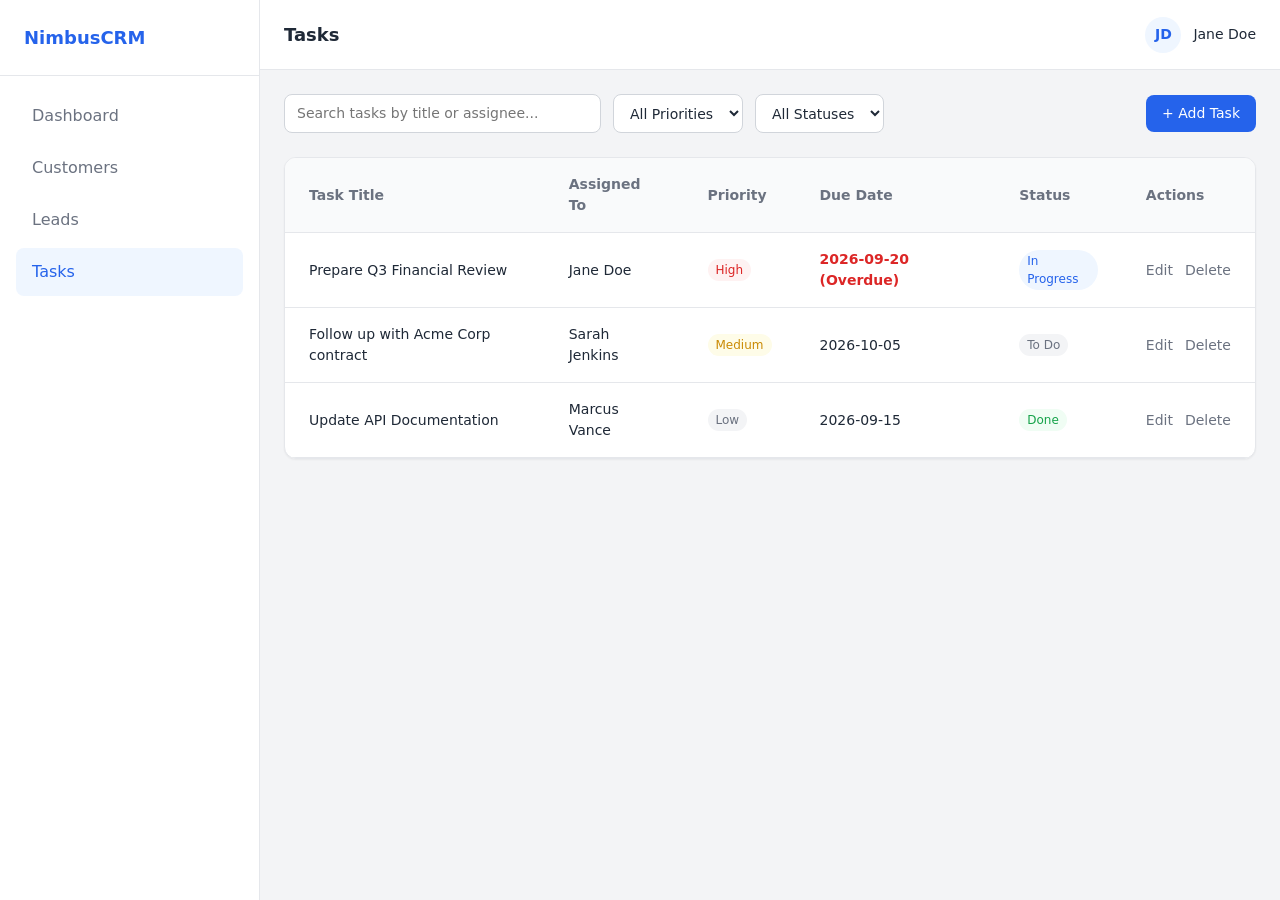
<file: tasks.html>
<!DOCTYPE html>
<html lang="en">
<head>
  <meta charset="UTF-8">
  <meta name="viewport" content="width=device-width, initial-scale=1.0">
  <title>Tasks - NimbusCRM</title>
  <link rel="stylesheet" href="css/reset.css">
  <link rel="stylesheet" href="css/tokens.css">
  <link rel="stylesheet" href="css/base.css">
  <link rel="stylesheet" href="css/layout.css">
  <link rel="stylesheet" href="css/polish.css">
  <style>
    .page-header-actions {
      display: flex;
      align-items: center;
      justify-content: space-between;
      margin-bottom: var(--space-6);
      gap: var(--space-4);
      flex-wrap: wrap;
    }

    .search-filter-bar {
      display: flex;
      gap: var(--space-3);
      flex: 1;
      max-width: 600px;
    }

    .search-input, .filter-select {
      padding: var(--space-2) var(--space-3);
      border: 1px solid var(--color-border-dark);
      border-radius: var(--radius-md);
      font-size: var(--font-size-sm);
      background-color: var(--color-bg-surface);
    }

    .search-input {
      flex: 1;
    }

    .btn-action {
      background-color: var(--color-primary);
      color: white;
      padding: var(--space-2) var(--space-4);
      border-radius: var(--radius-md);
      font-weight: var(--font-weight-medium);
      font-size: var(--font-size-sm);
      transition: background-color var(--transition-fast);
      display: inline-flex;
      align-items: center;
      gap: var(--space-2);
      border: none;
      cursor: pointer;
    }

    .btn-action:hover {
      background-color: var(--color-primary-hover);
    }

    .btn-action--danger {
      background-color: var(--color-danger);
    }

    .btn-action--danger:hover {
      background-color: #b91c1c;
    }

    .table-card {
      background-color: var(--color-bg-surface);
      border: 1px solid var(--color-border);
      border-radius: var(--radius-lg);
      box-shadow: var(--shadow-sm);
      overflow: hidden;
    }

    .data-table {
      width: 100%;
      text-align: left;
      border-collapse: collapse;
    }

    .data-table th,
    .data-table td {
      padding: var(--space-4) var(--space-6);
      font-size: var(--font-size-sm);
      border-bottom: 1px solid var(--color-border);
    }

    .data-table th {
      background-color: var(--color-bg-alt);
      font-weight: var(--font-weight-semibold);
      color: var(--color-text-muted);
    }

    .data-table tr:hover {
      background-color: var(--color-bg-alt);
    }

    .badge {
      display: inline-block;
      padding: 2px 8px;
      border-radius: var(--radius-full);
      font-size: var(--font-size-xs);
      font-weight: var(--font-weight-medium);
    }

    .badge--priority-low {
      background-color: var(--color-bg-body);
      color: var(--color-text-muted);
    }

    .badge--priority-medium {
      background-color: var(--color-warning-light);
      color: var(--color-warning);
    }

    .badge--priority-high {
      background-color: var(--color-danger-light);
      color: var(--color-danger);
    }

    /* Status Badges */
    .badge--status-todo {
      background-color: var(--color-bg-body);
      color: var(--color-text-muted);
    }

    .badge--status-progress {
      background-color: var(--color-primary-light);
      color: var(--color-primary);
    }

    .badge--status-done {
      background-color: var(--color-success-light);
      color: var(--color-success);
    }

    .overdue-text {
      color: var(--color-danger);
      font-weight: var(--font-weight-semibold);
    }

    .table-actions {
      display: flex;
      gap: var(--space-3);
    }

    .btn-icon {
      color: var(--color-text-muted);
      font-size: var(--font-size-sm);
      transition: color var(--transition-fast);
      background: none;
      border: none;
      cursor: pointer;
    }

    .btn-icon:hover {
      color: var(--color-primary);
    }

    .btn-icon--danger:hover {
      color: var(--color-danger);
    }
    .modal-overlay {
      position: fixed;
      inset: 0;
      background-color: rgba(0, 0, 0, 0.5);
      display: flex;
      align-items: center;
      justify-content: center;
      z-index: 100;
      opacity: 0;
      pointer-events: none;
      transition: opacity var(--transition-normal);
    }

    .modal-overlay.open {
      opacity: 1;
      pointer-events: auto;
    }

    .modal {
      background-color: var(--color-bg-surface);
      border-radius: var(--radius-lg);
      width: 100%;
      max-width: 500px;
      padding: var(--space-6);
      box-shadow: var(--shadow-lg);
    }

    .modal__header {
      display: flex;
      justify-content: space-between;
      align-items: center;
      margin-bottom: var(--space-4);
    }

    .modal__title {
      font-size: var(--font-size-lg);
      font-weight: var(--font-weight-semibold);
    }

    .form-group {
      margin-bottom: var(--space-4);
    }

    .form-label {
      display: block;
      font-size: var(--font-size-sm);
      font-weight: var(--font-weight-medium);
      margin-bottom: var(--space-1);
    }

    .form-input, .form-select {
      width: 100%;
      padding: var(--space-3);
      border: 1px solid var(--color-border-dark);
      border-radius: var(--radius-md);
      font-size: var(--font-size-md);
    }

    .form-input:focus, .form-select:focus {
      outline: none;
      border-color: var(--color-primary);
      box-shadow: 0 0 0 3px var(--color-primary-light);
    }

    .modal__footer {
      display: flex;
      justify-content: flex-end;
      gap: var(--space-3);
      margin-top: var(--space-6);
    }

    .btn-secondary {
      background-color: var(--color-bg-body);
      color: var(--color-text-main);
      padding: var(--space-2) var(--space-4);
      border-radius: var(--radius-md);
      font-weight: var(--font-weight-medium);
      font-size: var(--font-size-sm);
      border: 1px solid var(--color-border-dark);
      cursor: pointer;
      transition: background-color var(--transition-fast);
    }

    .btn-secondary:hover {
      background-color: var(--color-border);
    }
  </style>
</head>
<body>
  <div class="app-container">
    <aside class="sidebar" id="sidebar">
      <div class="sidebar__header">
        <span class="sidebar__logo">NimbusCRM</span>
      </div>
      <nav class="sidebar__nav">
        <ul class="sidebar__menu">
          <li><a href="dashboard.html" class="sidebar__link">Dashboard</a></li>
          <li><a href="customers.html" class="sidebar__link">Customers</a></li>
          <li><a href="leads.html" class="sidebar__link">Leads</a></li>
          <li><a href="tasks.html" class="sidebar__link active">Tasks</a></li>
        </ul>
      </nav>
    </aside>
    <div class="main-content">
      <header class="navbar">
        <div style="display: flex; align-items: center; gap: 1rem;">
          <button class="navbar__toggler" id="sidebarToggler" aria-label="Toggle Navigation">☰</button>
          <h1 class="navbar__title">Tasks</h1>
        </div>
        <div class="navbar__actions">
          <div class="user-profile">
            <div class="user-profile__avatar">JD</div>
            <span style="font-size: var(--font-size-sm); font-weight: var(--font-weight-medium);">Jane Doe</span>
          </div>
        </div>
      </header>
      <main class="content-wrapper">
        <div class="page-header-actions">
            <div class="search-filter-bar">
                <input type="text" id="searchInput" class="search-input" placeholder="Search tasks by title or assignee...">
                <select id="priorityFilter" class="filter-select">
                    <option value="">All Priorities</option>
                    <option value="Low">Low</option>
                    <option value="Medium">Medium</option>
                    <option value="High">High</option>
                </select>
                <select id="statusFilter" class="filter-select">
                    <option value="">All Statuses</option>
                    <option value="To Do">To Do</option>
                    <option value="In Progress">In Progress</option>
                    <option value="Done">Done</option>
                </select>
            </div>
          <button id="openModalBtn" class="btn-action">+ Add Task</button>
        </div>
        <div class="table-card">
          <table class="data-table">
            <thead>
              <tr>
                <th>Task Title</th>
                <th>Assigned To</th>
                <th>Priority</th>
                <th>Due Date</th>
                <th>Status</th>
                <th>Actions</th>
              </tr>
            </thead>
            <tbody id="taskTableBody">
              <tr>
                <td>Prepare Q3 Financial Review</td>
                <td>Jane Doe</td>
                <td><span class="badge badge--priority-high">High</span></td>
                <td><span class="overdue-text">2026-09-20 (Overdue)</span></td>
                <td><span class="badge badge--status-progress">In Progress</span></td>
                <td>
                  <div class="table-actions">
                    <button class="btn-icon" title="Edit">Edit</button>
                    <button class="btn-icon btn-icon--danger delete-btn" title="Delete">Delete</button>
                  </div>
                </td>
              </tr>
              <tr>
                <td>Follow up with Acme Corp contract</td>
                <td>Sarah Jenkins</td>
                <td><span class="badge badge--priority-medium">Medium</span></td>
                <td>2026-10-05</td>
                <td><span class="badge badge--status-todo">To Do</span></td>
                <td>
                  <div class="table-actions">
                    <button class="btn-icon" title="Edit">Edit</button>
                    <button class="btn-icon btn-icon--danger delete-btn" title="Delete">Delete</button>
                  </div>
                </td>
              </tr>
              <tr>
                <td>Update API Documentation</td>
                <td>Marcus Vance</td>
                <td><span class="badge badge--priority-low">Low</span></td>
                <td>2026-09-15</td>
                <td><span class="badge badge--status-done">Done</span></td>
                <td>
                  <div class="table-actions">
                    <button class="btn-icon" title="Edit">Edit</button>
                    <button class="btn-icon btn-icon--danger delete-btn" title="Delete">Delete</button>
                  </div>
                </td>
              </tr>
            </tbody>
          </table>
        </div>
      </main>
    </div>
  </div>
  <div id="taskModal" class="modal-overlay">
    <div class="modal">
      <div class="modal__header">
        <h2 class="modal__title">Add New Task</h2>
        <button type="button" id="closeModalBtn" class="btn-icon" aria-label="Close modal">✕</button>
      </div>
      <form id="taskForm">
        <div class="form-group">
          <label class="form-label" for="taskTitle">Task Title</label>
          <input type="text" id="taskTitle" class="form-input" required placeholder="e.g. Review client proposal">
        </div>
        <div class="form-group">
          <label class="form-label" for="taskAssignee">Assigned To</label>
          <input type="text" id="taskAssignee" class="form-input" required placeholder="Team Member Name">
        </div>
        <div class="form-group">
          <label class="form-label" for="taskPriority">Priority</label>
          <select id="taskPriority" class="form-select">
            <option value="Low">Low</option>
            <option value="Medium">Medium</option>
            <option value="High">High</option>
          </select>
        </div>
        <div class="form-group">
          <label class="form-label" for="taskDueDate">Due Date</label>
          <input type="date" id="taskDueDate" class="form-input" required>
        </div>
        <div class="form-group">
          <label class="form-label" for="taskStatus">Status</label>
          <select id="taskStatus" class="form-select">
            <option value="To Do">To Do</option>
            <option value="In Progress">In Progress</option>
            <option value="Done">Done</option>
          </select>
        </div>
        <div class="modal__footer">
          <button type="button" id="cancelModalBtn" class="btn-secondary">Cancel</button>
          <button type="submit" class="btn-action">Save Task</button>
        </div>
      </form>
    </div>
  </div>
  <div id="deleteModal" class="modal-overlay">
    <div class="modal">
      <div class="modal__header">
        <h2 class="modal__title">Confirm Deletion</h2>
        <button type="button" id="closeDeleteModalBtn" class="btn-icon" aria-label="Close modal">✕</button>
      </div>
      <div style="margin-bottom: var(--space-6);">
        <p style="font-size: var(--font-size-sm); color: var(--color-text-muted); line-height: 1.5;">
          Are you sure you want to delete task <strong id="deleteTaskTitle" style="color: var(--color-text-main);"></strong>? This action cannot be undone.
        </p>
      </div>
      <div class="modal__footer">
        <button type="button" id="cancelDeleteBtn" class="btn-secondary">Cancel</button>
        <button type="button" id="confirmDeleteBtn" class="btn-action btn-action--danger">Delete</button>
      </div>
    </div>
  </div>
  <script type="module">
    import { qs, qsa, toggleClass } from './js/dom.js';
    document.addEventListener('DOMContentLoaded', () => {
      const sidebarToggler = qs('#sidebarToggler');
      const sidebar = qs('#sidebar');
      if (sidebarToggler && sidebar) {
        sidebarToggler.addEventListener('click', () => toggleClass(sidebar, 'open'));
      }
      const modal = qs('#taskModal');
      const openModalBtn = qs('#openModalBtn');
      const closeModalBtn = qs('#closeModalBtn');
      const cancelModalBtn = qs('#cancelModalBtn');
      const taskForm = qs('#taskForm');
      const tableBody = qs('#taskTableBody');
      const openAddModal = () => toggleClass(modal, 'open');
      const closeAddModal = () => {
        modal.classList.remove('open');
        if (taskForm) taskForm.reset();
        qsa('.form-input, .form-select', taskForm).forEach(el => el.classList.remove('error'));
      };
      if (openModalBtn) openModalBtn.addEventListener('click', openAddModal);
      if (closeModalBtn) closeModalBtn.addEventListener('click', closeAddModal);
      if (cancelModalBtn) cancelModalBtn.addEventListener('click', closeAddModal);
      if (modal) {
        modal.addEventListener('click', (e) => {
          if (e.target === modal) closeAddModal();
        });
      }
      const deleteModal = qs('#deleteModal');
      const closeDeleteModalBtn = qs('#closeDeleteModalBtn');
      const cancelDeleteBtn = qs('#cancelDeleteBtn');
      const confirmDeleteBtn = qs('#confirmDeleteBtn');
      const deleteTaskTitleEl = qs('#deleteTaskTitle');
      let rowToDelete = null;
      const openDeleteModal = (row) => {
        rowToDelete = row;
        const title = row.children[0].innerText;
        deleteTaskTitleEl.innerText = title;
        toggleClass(deleteModal, 'open');
      };
      const closeDeleteModal = () => {
        deleteModal.classList.remove('open');
        rowToDelete = null;
      };
      if (deleteModal) {
        deleteModal.addEventListener('click', (e) => {
          if (e.target === deleteModal) closeDeleteModal();
        });
      }
      if (closeDeleteModalBtn) closeDeleteModalBtn.addEventListener('click', closeDeleteModal);
      if (cancelDeleteBtn) cancelDeleteBtn.addEventListener('click', closeDeleteModal);
      if (confirmDeleteBtn) {
        confirmDeleteBtn.addEventListener('click', () => {
          if (rowToDelete) {
            rowToDelete.remove();
          }
          closeDeleteModal();
        });
      }
      document.addEventListener('keydown', (e) => {
        if (e.key === 'Escape') {
          closeAddModal();
          closeDeleteModal();
        }
      });
      const getPriorityBadgeClass = (priority) => {
        switch(priority) {
          case 'Low': return 'badge--priority-low';
          case 'Medium': return 'badge--priority-medium';
          case 'High': return 'badge--priority-high';
          default: return 'badge--priority-low';
        }
      };
      const getStatusBadgeClass = (status) => {
        switch(status) {
          case 'To Do': return 'badge--status-todo';
          case 'In Progress': return 'badge--status-progress';
          case 'Done': return 'badge--status-done';
          default: return 'badge--status-todo';
        }
      };
      if (taskForm) {
        taskForm.addEventListener('submit', (e) => {
          e.preventDefault();
          const title = qs('#taskTitle').value;
          const assignee = qs('#taskAssignee').value;
          const priority = qs('#taskPriority').value;
          const dueDate = qs('#taskDueDate').value;
          const status = qs('#taskStatus').value;
          const priorityClass = getPriorityBadgeClass(priority);
          const statusClass = getStatusBadgeClass(status);
          const today = new Date('2026-09-27');
          const due = new Date(dueDate);
          const isOverdue = due < today && status !== 'Done';
          const dateDisplay = isOverdue 
            ? `<span class="overdue-text">${dueDate} (Overdue)</span>` 
            : dueDate;
          const newRow = document.createElement('tr');
          newRow.innerHTML = `
            <td>${title}</td>
            <td>${assignee}</td>
            <td><span class="badge ${priorityClass}">${priority}</span></td>
            <td>${dateDisplay}</td>
            <td><span class="badge ${statusClass}">${status}</span></td>
            <td>
              <div class="table-actions">
                <button class="btn-icon" title="Edit">Edit</button>
                <button class="btn-icon btn-icon--danger delete-btn" title="Delete">Delete</button>
              </div>
            </td>
          `;
          attachDeleteHandler(newRow.querySelector('.delete-btn'));
          tableBody.appendChild(newRow);
          closeAddModal();
        });
      }
      const attachDeleteHandler = (btn) => {
        btn.addEventListener('click', (e) => {
          const row = e.target.closest('tr');
          openDeleteModal(row);
        });
      };
      qsa('.delete-btn', tableBody).forEach(attachDeleteHandler);
      const searchInput = qs('#searchInput');
const statusFilter = qs('#statusFilter');
const priorityFilter = qs('#priorityFilter');

const filterTable = () => {
    const searchTerm = searchInput.value.toLowerCase();
    const statusValue = statusFilter.value;
    const priorityValue = priorityFilter.value;
    const rows = qsa('tr', tableBody);
    rows.forEach(row => {
        const taskTitle = row.children[0].innerText.toLowerCase();
        const assignee = row.children[1].innerText.toLowerCase();

        const priorityText =
            row.children[2].querySelector('.badge').innerText.trim();

        const statusText =
            row.children[4].querySelector('.badge').innerText.trim();

        const matchesSearch =
            taskTitle.includes(searchTerm) ||
            assignee.includes(searchTerm);

        const matchesPriority =
            !priorityValue || priorityText === priorityValue;

        const matchesStatus =
            !statusValue || statusText === statusValue;

        row.style.display =
            matchesSearch &&
            matchesPriority &&
            matchesStatus
                ? ''
                : 'none';
    });
};
if (searchInput)
    searchInput.addEventListener('input', filterTable);
if (statusFilter)
    statusFilter.addEventListener('change', filterTable);
if (priorityFilter)
    priorityFilter.addEventListener('change', filterTable);
    });
  </script>
</body>
</html>
</file>
<file: css/tokens.css>
:root {
  /* Colors */
  --color-primary: #2563eb;
  --color-primary-hover: #1d4ed8;
  --color-primary-light: #eff6ff;
  
  --color-success: #16a34a;
  --color-success-light: #f0fdf4;
  --color-warning: #ca8a04;
  --color-warning-light: #fefce8;
  --color-danger: #dc2626;
  --color-danger-light: #fef2f2;
  
  --color-text-main: #1f2937;
  --color-text-muted: #6b7280;
  --color-text-light: #9ca3af;
  
  --color-bg-body: #f3f4f6;
  --color-bg-surface: #ffffff;
  --color-bg-alt: #f9fafb;
  
  --color-border: #e5e7eb;
  --color-border-dark: #d1d5db;

  /* Typography */
  --font-family: system-ui, -apple-system, BlinkMacSystemFont, "Segoe UI", Roboto, Oxygen, Ubuntu, Cantarell, sans-serif;
  --font-size-xs: 0.75rem;
  --font-size-sm: 0.875rem;
  --font-size-md: 1rem;
  --font-size-lg: 1.125rem;
  --font-size-xl: 1.25rem;
  --font-size-2xl: 1.5rem;
  
  --font-weight-normal: 400;
  --font-weight-medium: 500;
  --font-weight-semibold: 600;
  --font-weight-bold: 700;

  /* Spacing */
  --space-1: 0.25rem;
  --space-2: 0.5rem;
  --space-3: 0.75rem;
  --space-4: 1rem;
  --space-5: 1.25rem;
  --space-6: 1.5rem;
  --space-8: 2rem;
  --space-10: 2.5rem;
  --space-12: 3rem;

  /* Borders & Shadows */
  --radius-sm: 0.375rem;
  --radius-md: 0.5rem;
  --radius-lg: 0.75rem;
  --radius-full: 9999px;

  --shadow-sm: 0 1px 2px 0 rgba(0, 0, 0, 0.05);
  --shadow-md: 0 4px 6px -1px rgba(0, 0, 0, 0.1), 0 2px 4px -2px rgba(0, 0, 0, 0.1);
  --shadow-lg: 0 10px 15px -3px rgba(0, 0, 0, 0.1), 0 4px 6px -4px rgba(0, 0, 0, 0.1);

  /* Transitions */
  --transition-fast: 150ms ease-in-out;
  --transition-normal: 250ms ease-in-out;
}
</file>
<file: css/base.css>
body {
  background-color: var(--color-bg-body);
  color: var(--color-text-main);
  font-family: var(--font-family);
  min-height: 100vh;
}

/* Typography Helpers */
h1, h2, h3, h4, h5, h6 {
  font-weight: var(--font-weight-semibold);
  color: var(--color-text-main);
  line-height: 1.2;
}

h1 { font-size: var(--font-size-2xl); }
h2 { font-size: var(--font-size-xl); }
h3 { font-size: var(--font-size-lg); }

/* Focus States */
:focus-visible {
  outline: 2px solid var(--color-primary);
  outline-offset: 2px;
}
</file>
<file: css/polish.css>
button, 
a, 
input, 
select, 
.sidebar, 
.modal-overlay, 
.data-table tr {
  transition: all var(--transition-fast);
}

input:focus-visible, 
select:focus-visible, 
button:focus-visible, 
a:focus-visible {
  outline: 2px solid var(--color-primary);
  outline-offset: 2px;
}

.btn-action:hover {
  transform: translateY(-1px);
  box-shadow: var(--shadow-sm);
}

.btn-action:active {
  transform: translateY(0);
}

.data-table tbody tr {
  transition: background-color var(--transition-fast), transform var(--transition-fast);
}

.data-table tbody tr:hover {
  background-color: var(--color-bg-alt);
}

.table-empty-state {
  display: none;
  text-align: center;
  padding: var(--space-12) var(--space-6);
  color: var(--color-text-muted);
}

.table-empty-state__icon {
  font-size: 2.5rem;
  margin-bottom: var(--space-3);
  color: var(--color-text-light);
}

.table-empty-state__title {
  font-size: var(--font-size-md);
  font-weight: var(--font-weight-semibold);
  color: var(--color-text-main);
  margin-bottom: var(--space-1);
}

.table-empty-state__desc {
  font-size: var(--font-size-sm);
  color: var(--color-text-muted);
}

.modal-overlay {
  backdrop-filter: blur(2px);
}

.modal {
  transform: scale(0.95);
  transition: transform var(--transition-normal), opacity var(--transition-normal);
}

.modal-overlay.open .modal {
  transform: scale(1);
}
</file>
<file: css/layout.css>
.app-container {
  display: flex;
  min-height: 100vh;
  background-color: var(--color-bg-body);
  position: relative;
}

.sidebar {
  width: 260px;
  background-color: var(--color-bg-surface);
  border-right: 1px solid var(--color-border);
  display: flex;
  flex-direction: column;
  position: fixed;
  top: 0;
  bottom: 0;
  left: 0;
  z-index: 50;
  transition: transform var(--transition-normal);
}

.sidebar__header {
  padding: var(--space-6);
  display: flex;
  align-items: center;
  justify-content: space-between;
  border-bottom: 1px solid var(--color-border);
}

.sidebar__logo {
  font-size: var(--font-size-lg);
  font-weight: var(--font-weight-bold);
  color: var(--color-primary);
}

.sidebar__nav {
  padding: var(--space-4);
  flex: 1;
  overflow-y: auto;
}

.sidebar__menu {
  display: flex;
  flex-direction: column;
  gap: var(--space-1);
}

.sidebar__link {
  display: flex;
  align-items: center;
  gap: var(--space-3);
  padding: var(--space-3) var(--space-4);
  color: var(--color-text-muted);
  border-radius: var(--radius-md);
  font-weight: var(--font-weight-medium);
  transition: background-color var(--transition-fast), color var(--transition-fast);
}

.sidebar__link:hover {
  background-color: var(--color-bg-alt);
  color: var(--color-text-main);
}

.sidebar__link.active {
  background-color: var(--color-primary-light);
  color: var(--color-primary);
}

.main-content {
  flex: 1;
  margin-left: 260px;
  display: flex;
  flex-direction: column;
  min-width: 0;
  transition: margin-left var(--transition-normal);
}

.navbar {
  height: 70px;
  background-color: var(--color-bg-surface);
  border-bottom: 1px solid var(--color-border);
  display: flex;
  align-items: center;
  justify-content: space-between;
  padding: 0 var(--space-6);
  position: sticky;
  top: 0;
  z-index: 40;
}

.navbar__toggler {
  display: none;
  font-size: var(--font-size-xl);
  color: var(--color-text-main);
  padding: var(--space-2);
  background: transparent;
  border: none;
  cursor: pointer;
}

.navbar__title {
  font-size: var(--font-size-lg);
  font-weight: var(--font-weight-semibold);
}

.navbar__actions {
  display: flex;
  align-items: center;
  gap: var(--space-4);
}

.user-profile {
  display: flex;
  align-items: center;
  gap: var(--space-3);
}

.user-profile__avatar {
  width: 36px;
  height: 36px;
  border-radius: var(--radius-full);
  background-color: var(--color-primary-light);
  color: var(--color-primary);
  display: flex;
  align-items: center;
  justify-content: center;
  font-weight: var(--font-weight-semibold);
  font-size: var(--font-size-sm);
}

.content-wrapper {
  padding: var(--space-6);
  flex: 1;
  max-width: 1440px;
  width: 100%;
  margin: 0 auto;
}

.table-card {
  width: 100%;
  overflow-x: auto;
  -webkit-overflow-scrolling: touch;
}

.data-table {
  min-width: 768px;
}

@media (max-width: 1024px) {
  .sidebar {
    transform: translateX(-100%);
  }
  
  .sidebar.open {
    transform: translateX(0);
  }

  .main-content {
    margin-left: 0;
  }

  .navbar__toggler {
    display: block;
  }
}

@media (max-width: 768px) {
  .content-wrapper {
    padding: var(--space-4);
  }
  
  .navbar {
    padding: 0 var(--space-4);
    height: 60px;
  }

  .page-header-actions {
    flex-direction: column !important;
    align-items: stretch !important;
  }
  
  .search-filter-bar {
    max-width: 100% !important;
    flex-wrap: wrap;
  }
}

@media (max-width: 375px) {
  .search-filter-bar {
    flex-direction: column;
  }
  
  .search-input, 
  .filter-select {
    width: 100%;
  }

  .btn-action {
    width: 100%;
    justify-content: center;
  }

  .modal {
    margin: var(--space-4);
    padding: var(--space-4) !important;
    max-height: 90vh;
    overflow-y: auto;
  }

  .dashboard-grid {
    gap: var(--space-4) !important;
  }
}

@media (max-width: 320px) {
  html {
    font-size: 14px;
  }
  
  .navbar__title {
    font-size: var(--font-size-md);
  }
  
  .content-wrapper {
    padding: var(--space-3);
  }
}
</file>
